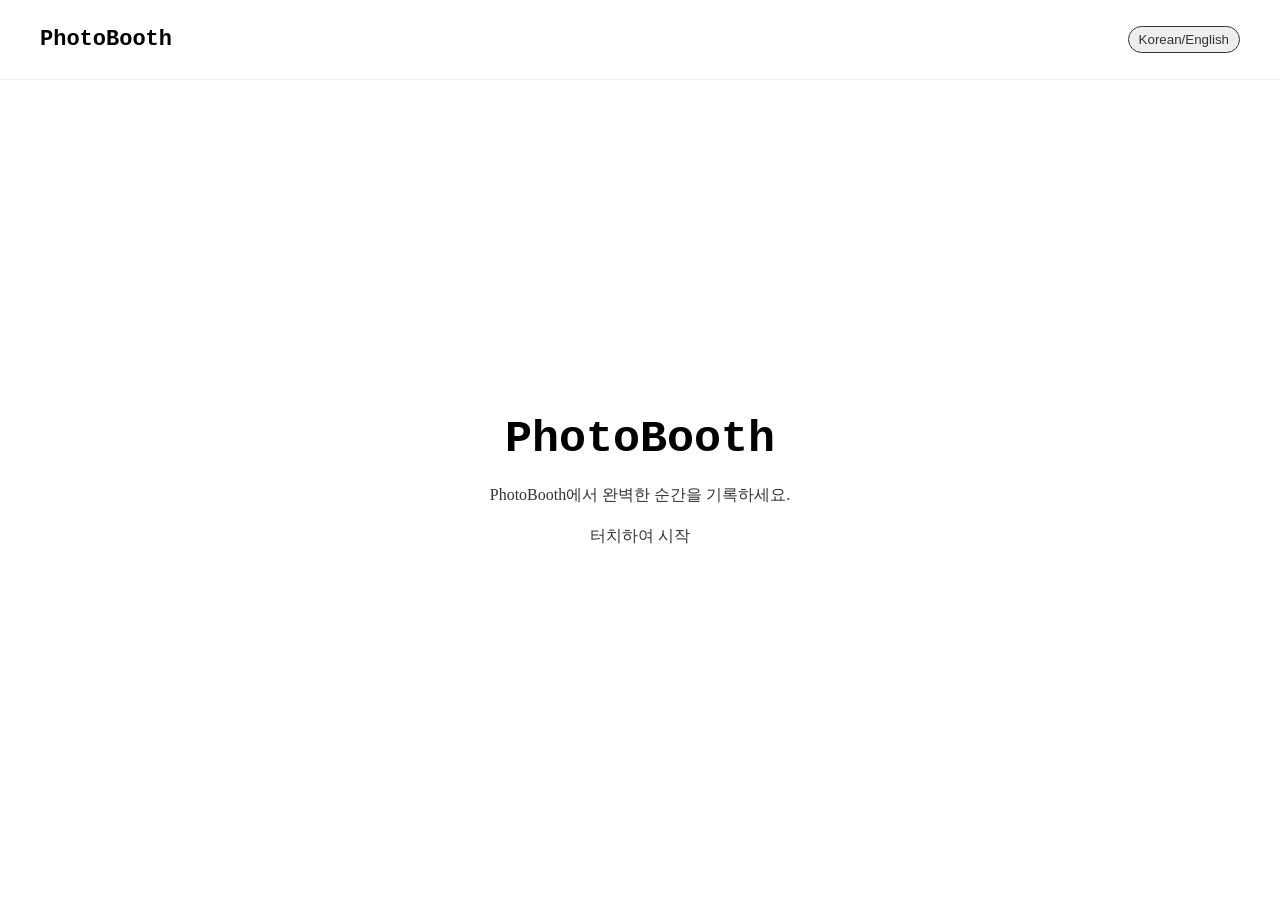
<file: module-a/index.html>
<!DOCTYPE html>
<html lang="en">

<head>
  <meta charset="UTF-8">
  <meta name="viewport" content="width=device-width, initial-scale=1.0">
  <title>PhotoBooth</title>
  <link rel="stylesheet" href="./style/style.css">
</head>

<body>
  <header>
    <div class="header-content">
      <a href="./index.html"><h3>PhotoBooth</h3></a>
      <button class="language-btn">한/영 전환</button>
    </div>
  </header>
  <a href="./frame.html" class="start-scene">
    <div class="inner-content">
      <h1>PhotoBooth</h1>
      <p class="kr">PhotoBooth에서 완벽한 순간을 기록하세요.</p>
      <p class="en">Capture perfect moments at PhotoBooth.</p>
      <p class="kr start-link">터치하여 시작</p>
      <p class="en start-link">Touch to Start</p>
    </div>
  </a>
  <script src="./script/init.js"></script>
</body>

</html>
</file>
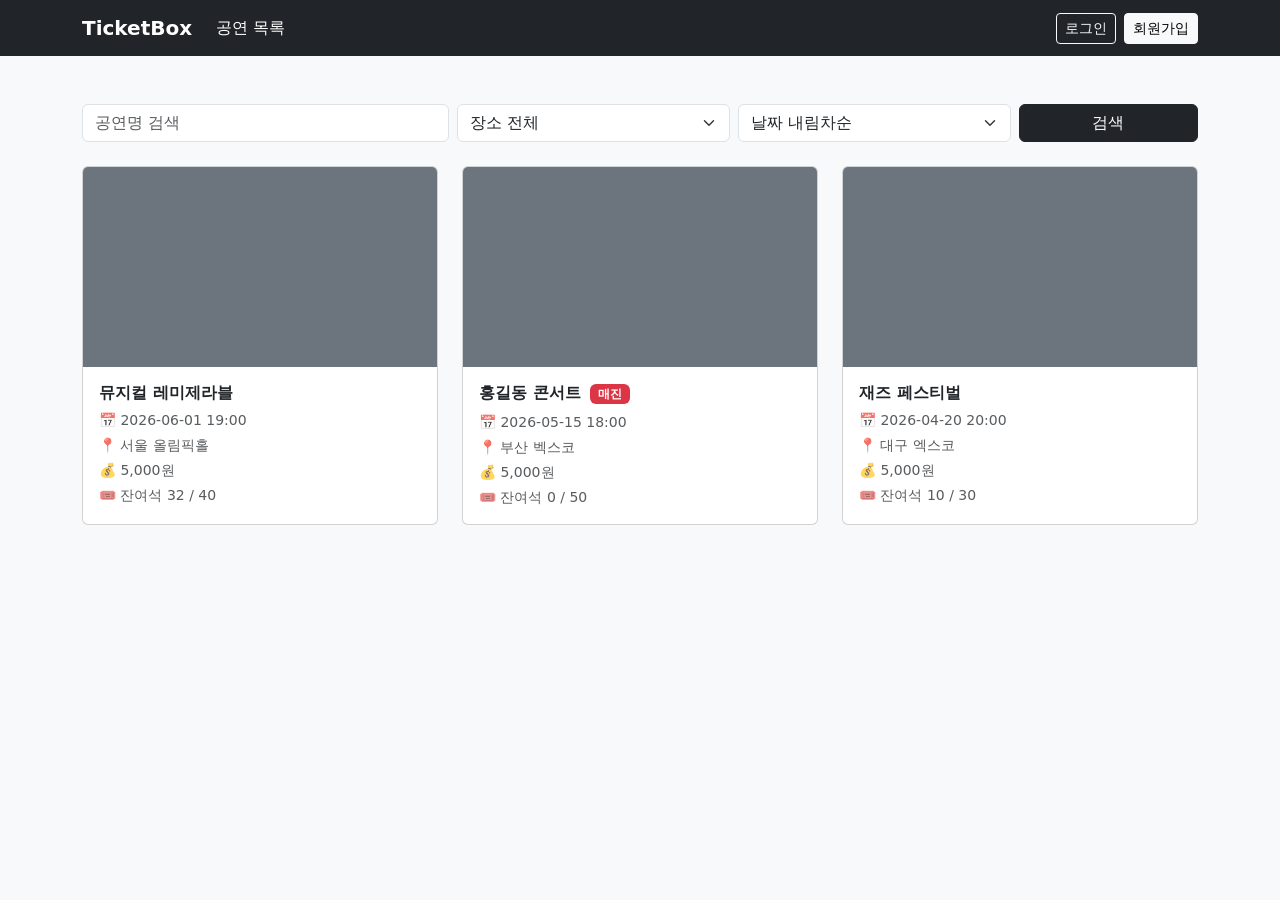
<file: module-b/layout/index.html>
<!DOCTYPE html>
<html lang="ko">
<head>
  <meta charset="UTF-8">
  <meta name="viewport" content="width=device-width, initial-scale=1.0">
  <title>공연 목록 - TicketBox</title>
  <link href="./bootstrap.min.css" rel="stylesheet">
</head>
<body class="bg-light">

  <!-- NAV : include nav.php -->
  <nav class="navbar navbar-expand-lg navbar-dark bg-dark">
    <div class="container">
      <a class="navbar-brand fw-bold" href="index.html">TicketBox</a>
      <ul class="navbar-nav me-auto">
        <li class="nav-item">
          <a class="nav-link active" href="index.html">공연 목록</a>
        </li>
        <!-- 로그인 상태에서만 표시
        <li class="nav-item">
          <a class="nav-link" href="bookings.html">예매 내역</a>
        </li>
        -->
      </ul>
      <div class="d-flex gap-2">
        <!-- 비로그인 -->
        <a href="login.html" class="btn btn-outline-light btn-sm">로그인</a>
        <a href="register.html" class="btn btn-light btn-sm">회원가입</a>
        <!-- 로그인 상태
        <span class="navbar-text text-white me-2">홍길동</span>
        <button class="btn btn-outline-light btn-sm">로그아웃</button>
        -->
      </div>
    </div>
  </nav>
  <!-- END NAV -->

  <div class="container py-5">
    <!-- 검색/필터/정렬 -->
    <div class="row g-2 mb-4">
      <div class="col-md-4">
        <input type="text" class="form-control" placeholder="공연명 검색">
      </div>
      <div class="col-md-3">
        <select class="form-select">
          <option value="">장소 전체</option>
          <option>서울</option>
          <option>부산</option>
          <option>대구</option>
        </select>
      </div>
      <div class="col-md-3">
        <select class="form-select">
          <option value="desc" selected>날짜 내림차순</option>
          <option value="asc">날짜 오름차순</option>
        </select>
      </div>
      <div class="col-md-2">
        <button class="btn btn-dark w-100">검색</button>
      </div>
    </div>

    <!-- 공연 목록 -->
    <div class="row g-4">

      <!-- 공연 카드 반복 -->
      <div class="col-md-4">
        <a href="detail.html" class="text-decoration-none text-dark">
          <div class="card h-100">
            <div class="card-img-top bg-secondary" style="height:200px;"></div>
            <div class="card-body">
              <h6 class="card-title fw-bold">뮤지컬 레미제라블</h6>
              <p class="card-text small text-muted mb-1">📅 2026-06-01 19:00</p>
              <p class="card-text small text-muted mb-1">📍 서울 올림픽홀</p>
              <p class="card-text small text-muted mb-1">💰 5,000원</p>
              <p class="card-text small text-muted">🎟 잔여석 32 / 40</p>
            </div>
          </div>
        </a>
      </div>

      <!-- 매진 공연 예시 -->
      <div class="col-md-4">
        <a href="detail.html" class="text-decoration-none text-dark">
          <div class="card h-100">
            <div class="card-img-top bg-secondary" style="height:200px;"></div>
            <div class="card-body">
              <h6 class="card-title fw-bold">홍길동 콘서트 <span class="badge bg-danger ms-1 small">매진</span></h6>
              <p class="card-text small text-muted mb-1">📅 2026-05-15 18:00</p>
              <p class="card-text small text-muted mb-1">📍 부산 벡스코</p>
              <p class="card-text small text-muted mb-1">💰 5,000원</p>
              <p class="card-text small text-muted">🎟 잔여석 0 / 50</p>
            </div>
          </div>
        </a>
      </div>

      <div class="col-md-4">
        <a href="detail.html" class="text-decoration-none text-dark">
          <div class="card h-100">
            <div class="card-img-top bg-secondary" style="height:200px;"></div>
            <div class="card-body">
              <h6 class="card-title fw-bold">재즈 페스티벌</h6>
              <p class="card-text small text-muted mb-1">📅 2026-04-20 20:00</p>
              <p class="card-text small text-muted mb-1">📍 대구 엑스코</p>
              <p class="card-text small text-muted mb-1">💰 5,000원</p>
              <p class="card-text small text-muted">🎟 잔여석 10 / 30</p>
            </div>
          </div>
        </a>
      </div>
      <!-- // 공연 카드 반복 -->

    </div>
  </div>

  <script src="./bootstrap.bundle.min.js"></script>
</body>
</html>
</file>
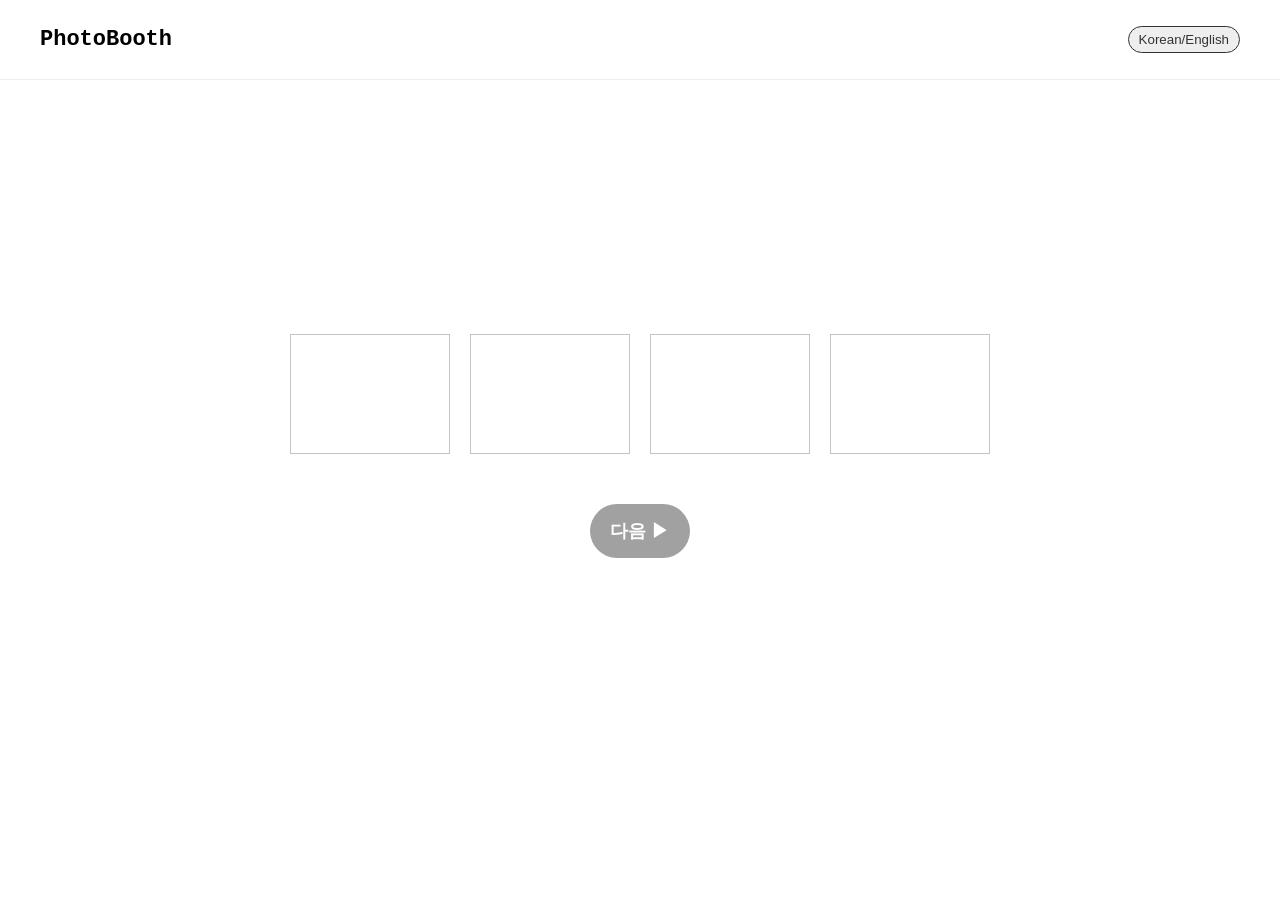
<file: module-a/edit.html>
<!DOCTYPE html>
<html lang="en">

<head>
  <meta charset="UTF-8">
  <meta name="viewport" content="width=device-width, initial-scale=1.0">
  <title>편집 화면</title>
  <link rel="stylesheet" href="./style/style.css">
</head>

<body>
  <header>
    <div class="header-content">
      <a href="./index.html">
        <h3>PhotoBooth</h3>
      </a>
      <button class="language-btn">한/영 전환</button>
    </div>
  </header>

  <main class="edit-scene">
    <div class="inner-content">
      <div class="canvas-frame">
        <div class="sticker-layer"></div>
        <canvas></canvas>
      </div>
      <div class="shoot-grid p1">
        <div class="shoot"></div>
        <div class="shoot"></div>
        <div class="shoot"></div>
        <div class="shoot"></div>
      </div>
      <div class="filter-content p2">
        <button class="active" onclick="setFilter('none', this)"><span class="kr">기본</span><span
            class="en">Default</span></button>
        <button onclick="setFilter('grayscale(100%)', this)"><span class="kr">흑백</span><span
            class="en">B&W</span></button>
      </div>
      <div class="p3 sticker-content">
        <div class="sticker-list">
          <img src="./asset/sticker_01.png" onclick="selectSticker(this)">
          <img src="./asset/sticker_02.png" onclick="selectSticker(this)">
          <img src="./asset/sticker_03.png" onclick="selectSticker(this)">
          <img src="./asset/sticker_04.png" onclick="selectSticker(this)">
          <div class="size-row">
            <span><span class="kr">크기</span><span class="en">size</span></span>
            <input type="range" min="50" max="300" value="100" oninput="resizeSticker(this.value)">
          </div>
        </div>
      </div>
      <div class="result-scene p4">
        <div class="btn-box">
          <div class="btns">
            <button onclick="downloadImg('jpg')"><span class="kr">JPG 다운로드</span><span class="en">Download JPG</span></button>
          <button onclick="downloadImg('png')"><span class="kr">PNG 다운로드</span><span class="en">Download PNG</span></button>
          </div>
          <button onclick="location.href='./index.html'"><span class="kr">홈으로</span><span class="en">Home</span></button>
        </div>
      </div>
      <button class="next-btn" onclick="nextStep()" disabled><span class="kr">다음 ▶</span><span class="en">Next
          ▶</span></button>
    </div>
  </main>

  <script src="./script/init.js"></script>
  <script src="./script/edit.js"></script>
</body>

</html>
</file>
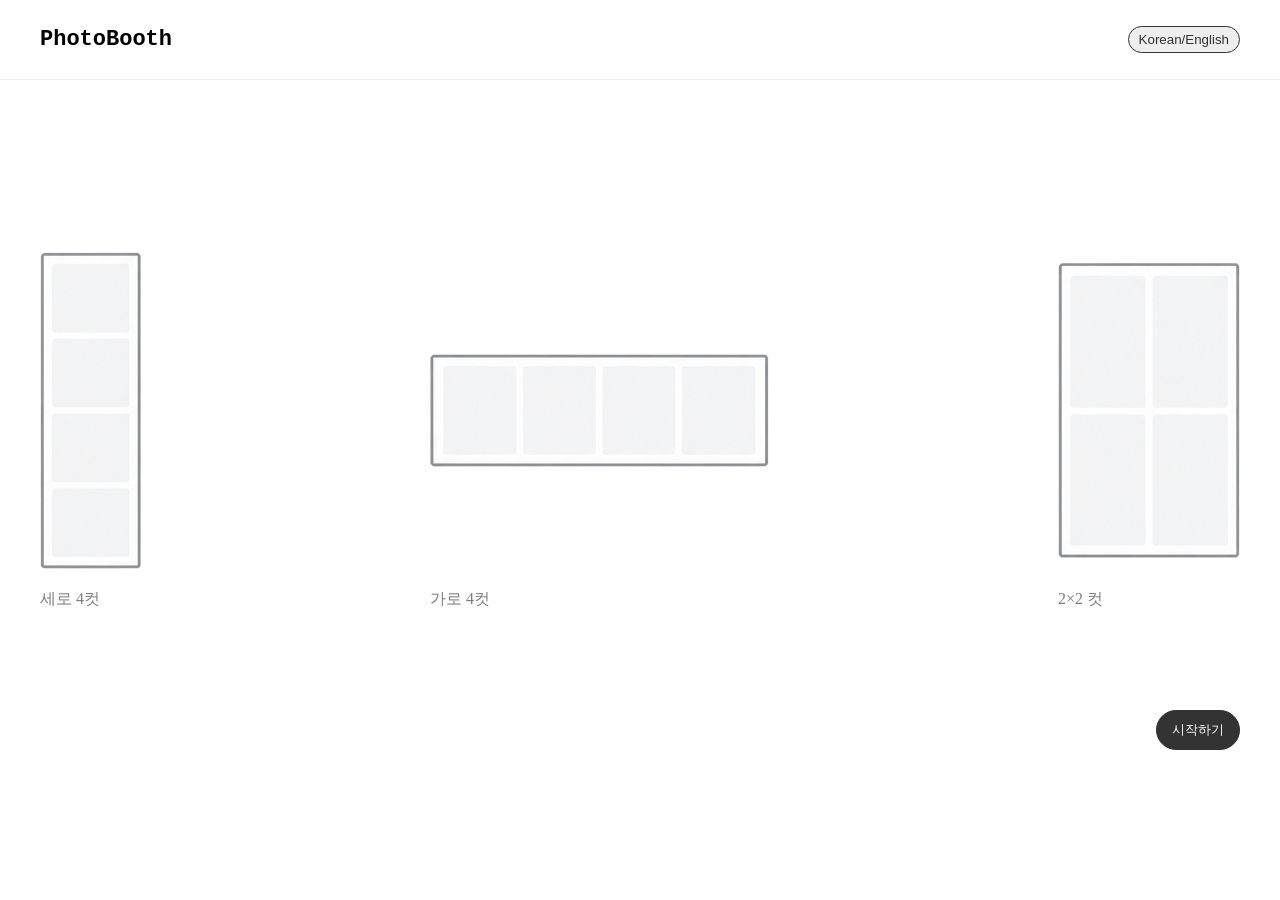
<file: module-a/frame.html>
<!DOCTYPE html>
<html lang="en">

<head>
  <meta charset="UTF-8">
  <meta name="viewport" content="width=device-width, initial-scale=1.0">
  <title>프레임 선택</title>
  <link rel="stylesheet" href="./style/style.css">
</head>

<body>
  <header>
    <div class="header-content">
      <a href="./index.html"><h3>PhotoBooth</h3></a>
      <button class="language-btn">한/영 전환</button>
    </div>
  </header>
  <main class="frame-scene">
    <div class="inner-content">
      <div class="card-content">
        <div class="card" data-frame="1">
          <img src="./asset/frame_icon_01.png">
          <p><span class="kr">세로 4컷</span><span class="en">Vertical 4-panel strip</span></p>
        </div>
        <div class="card" data-frame="2">
          <img src="./asset/frame_icon_02.png">
          <p><span class="kr">가로 4컷</span><span class="en">Horizontal 4-panel strip</span></p>
        </div>
        <div class="card" data-frame="3">
          <img src="./asset/frame_icon_03.png">
          <p><span class="kr">2×2 컷</span><span class="en">2×2 panel grid</span></p>
        </div>
      </div>
      <div class="btn-content">
        <button class="start-btn">시작하기</button>
      </div>
    </div>
  </main>
  <script src="./script/init.js"></script>
  <script src="./script/frame.js"></script>
</body>

</html>
</file>
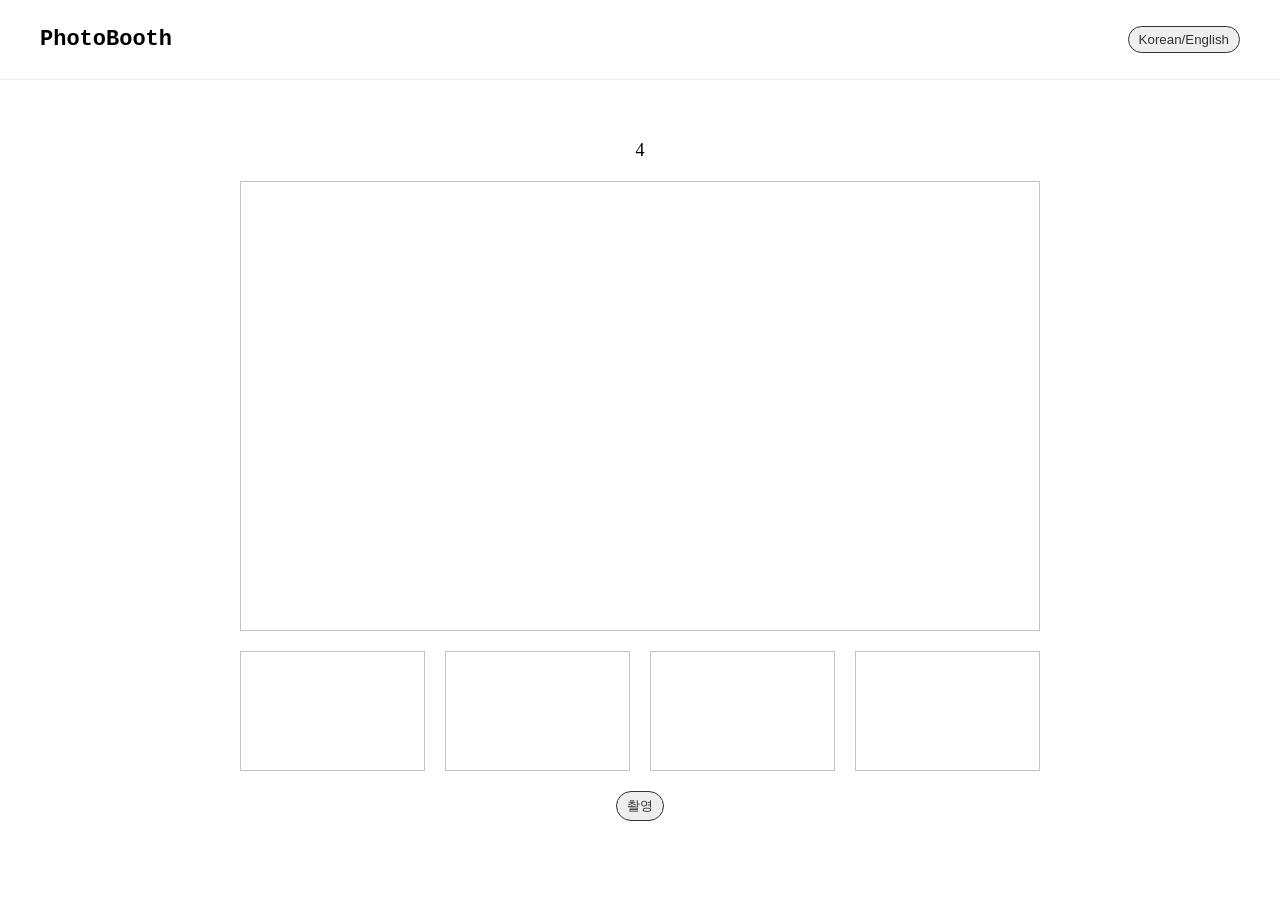
<file: module-a/shoot.html>
<!DOCTYPE html>
<html lang="en">
<head>
  <meta charset="UTF-8">
  <meta name="viewport" content="width=device-width, initial-scale=1.0">
  <title>촬영 화면</title>
  <link rel="stylesheet" href="./style/style.css">
</head>
<body>
    <header>
    <div class="header-content">
      <a href="./index.html"><h3>PhotoBooth</h3></a>
      <button class="language-btn">한/영 전환</button>
    </div>
  </header>
  <div class="flash"></div>
  <main class="shoot-scene">
    <div class="inner-content">
      <div class="timer-content">5</div>
      <div class="shoot-content"></div>
      <div class="shoot-grid">
        <div class="shoot"></div>
        <div class="shoot"></div>
        <div class="shoot"></div>
        <div class="shoot"></div>
      </div>
      <button class="shoot-btn"><span class="kr">촬영</span><span class="en">shoot</span></button>
    </div>
  </main>
  <script src="./script/init.js"></script>
  <script src="./script/shoot.js"></script>
</body>
</html>
</file>
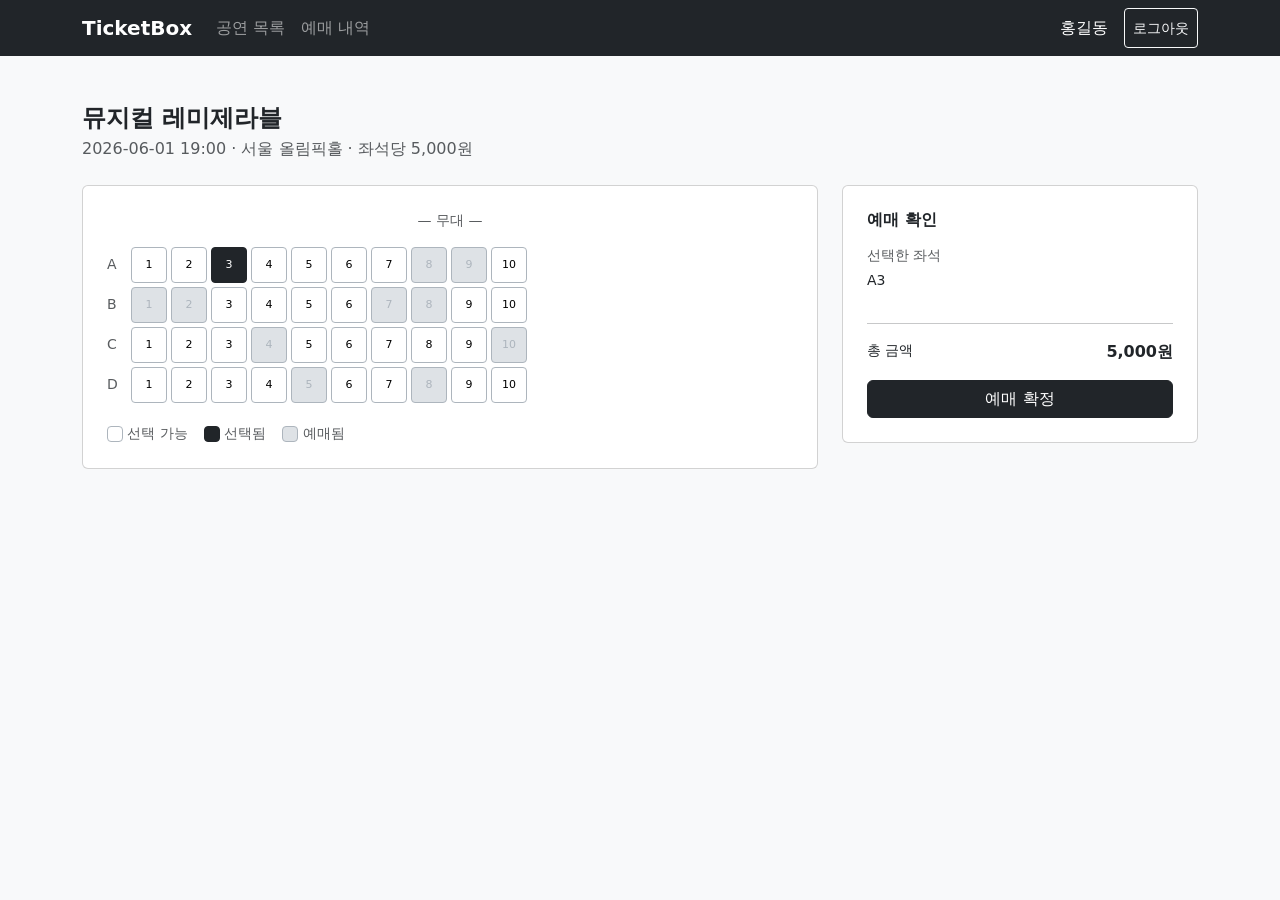
<file: module-b/layout/booking.html>
<!DOCTYPE html>
<html lang="ko">
<head>
  <meta charset="UTF-8">
  <meta name="viewport" content="width=device-width, initial-scale=1.0">
  <title>티켓 예매 - TicketBox</title>
  <link href="./bootstrap.min.css" rel="stylesheet">
  <style>
    .seat { width: 36px; height: 36px; border: 1px solid #adb5bd; background: #fff; cursor: pointer; font-size: 11px; border-radius: 4px; }
    .seat.selected { background: #212529; color: #fff; border-color: #212529; }
    .seat.booked { background: #dee2e6; color: #adb5bd; cursor: not-allowed; }
  </style>
</head>
<body class="bg-light">

  <!-- NAV : include nav.php -->
  <nav class="navbar navbar-expand-lg navbar-dark bg-dark">
    <div class="container">
      <a class="navbar-brand fw-bold" href="index.html">TicketBox</a>
      <ul class="navbar-nav me-auto">
        <li class="nav-item">
          <a class="nav-link" href="index.html">공연 목록</a>
        </li>
        <li class="nav-item">
          <a class="nav-link" href="bookings.html">예매 내역</a>
        </li>
      </ul>
      <div class="d-flex gap-2">
        <span class="navbar-text text-white me-2">홍길동</span>
        <button class="btn btn-outline-light btn-sm">로그아웃</button>
      </div>
    </div>
  </nav>
  <!-- END NAV -->

  <div class="container py-5">
    <h4 class="fw-bold mb-1">뮤지컬 레미제라블</h4>
    <p class="text-muted mb-4">2026-06-01 19:00 · 서울 올림픽홀 · 좌석당 5,000원</p>

    <div class="row g-4">
      <!-- 좌석 배치도 -->
      <div class="col-md-8">
        <div class="card p-4">
          <p class="text-center text-muted small mb-3">— 무대 —</p>

          <!-- 좌석 행 반복 -->
          <div class="d-flex align-items-center gap-1 mb-1">
            <span class="text-muted small me-1" style="width:16px;">A</span>
            <button class="seat">1</button>
            <button class="seat">2</button>
            <button class="seat selected">3</button>
            <button class="seat">4</button>
            <button class="seat">5</button>
            <button class="seat">6</button>
            <button class="seat">7</button>
            <button class="seat booked">8</button>
            <button class="seat booked">9</button>
            <button class="seat">10</button>
          </div>
          <div class="d-flex align-items-center gap-1 mb-1">
            <span class="text-muted small me-1" style="width:16px;">B</span>
            <button class="seat booked">1</button>
            <button class="seat booked">2</button>
            <button class="seat">3</button>
            <button class="seat">4</button>
            <button class="seat">5</button>
            <button class="seat">6</button>
            <button class="seat booked">7</button>
            <button class="seat booked">8</button>
            <button class="seat">9</button>
            <button class="seat">10</button>
          </div>
          <div class="d-flex align-items-center gap-1 mb-1">
            <span class="text-muted small me-1" style="width:16px;">C</span>
            <button class="seat">1</button>
            <button class="seat">2</button>
            <button class="seat">3</button>
            <button class="seat booked">4</button>
            <button class="seat">5</button>
            <button class="seat">6</button>
            <button class="seat">7</button>
            <button class="seat">8</button>
            <button class="seat">9</button>
            <button class="seat booked">10</button>
          </div>
          <div class="d-flex align-items-center gap-1 mb-1">
            <span class="text-muted small me-1" style="width:16px;">D</span>
            <button class="seat">1</button>
            <button class="seat">2</button>
            <button class="seat">3</button>
            <button class="seat">4</button>
            <button class="seat booked">5</button>
            <button class="seat">6</button>
            <button class="seat">7</button>
            <button class="seat booked">8</button>
            <button class="seat">9</button>
            <button class="seat">10</button>
          </div>
          <!-- // 좌석 행 반복 -->

          <!-- 범례 -->
          <div class="d-flex gap-3 mt-3 small text-muted">
            <span><span class="seat d-inline-block" style="width:16px;height:16px;vertical-align:middle;"></span> 선택 가능</span>
            <span><span class="seat selected d-inline-block" style="width:16px;height:16px;vertical-align:middle;"></span> 선택됨</span>
            <span><span class="seat booked d-inline-block" style="width:16px;height:16px;vertical-align:middle;"></span> 예매됨</span>
          </div>
        </div>
      </div>

      <!-- 예매 확인 -->
      <div class="col-md-4">
        <div class="card p-4">
          <h6 class="fw-bold mb-3">예매 확인</h6>
          <p class="small text-muted mb-1">선택한 좌석</p>
          <div class="mb-3 small">A3</div>
          <hr>
          <div class="d-flex justify-content-between mb-3">
            <span class="small">총 금액</span>
            <span class="fw-bold">5,000원</span>
          </div>
          <button class="btn btn-dark w-100">예매 확정</button>
          <!-- 좌석 미선택 시
          <button class="btn btn-dark w-100" disabled>예매 확정</button>
          -->
        </div>
      </div>
    </div>
  </div>

  <script src="./bootstrap.bundle.min.js"></script>
</body>
</html>
</file>
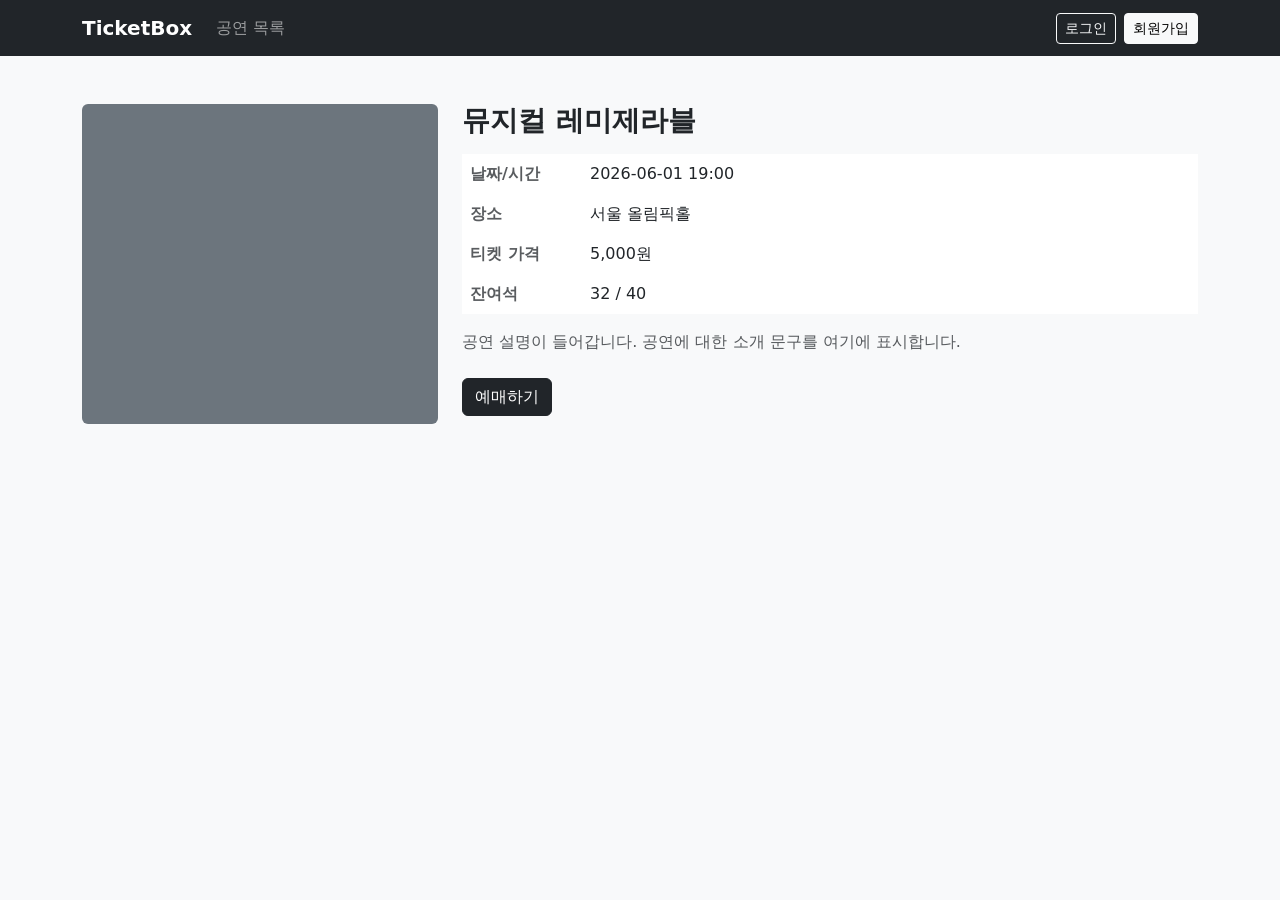
<file: module-b/layout/detail.html>
<!DOCTYPE html>
<html lang="ko">
<head>
  <meta charset="UTF-8">
  <meta name="viewport" content="width=device-width, initial-scale=1.0">
  <title>공연 상세 - TicketBox</title>
  <link href="./bootstrap.min.css" rel="stylesheet">
</head>
<body class="bg-light">

  <!-- NAV : include nav.php -->
  <nav class="navbar navbar-expand-lg navbar-dark bg-dark">
    <div class="container">
      <a class="navbar-brand fw-bold" href="index.html">TicketBox</a>
      <ul class="navbar-nav me-auto">
        <li class="nav-item">
          <a class="nav-link" href="index.html">공연 목록</a>
        </li>
        <!-- 로그인 상태에서만 표시
        <li class="nav-item">
          <a class="nav-link" href="bookings.html">예매 내역</a>
        </li>
        -->
      </ul>
      <div class="d-flex gap-2">
        <!-- 비로그인 -->
        <a href="login.html" class="btn btn-outline-light btn-sm">로그인</a>
        <a href="register.html" class="btn btn-light btn-sm">회원가입</a>
        <!-- 로그인 상태
        <span class="navbar-text text-white me-2">홍길동</span>
        <button class="btn btn-outline-light btn-sm">로그아웃</button>
        -->
      </div>
    </div>
  </nav>
  <!-- END NAV -->

  <div class="container py-5">
    <div class="row g-4">
      <!-- 포스터 -->
      <div class="col-md-4">
        <div class="bg-secondary rounded" style="width:100%; height:320px;"></div>
      </div>
      <!-- 공연 정보 -->
      <div class="col-md-8">
        <h3 class="fw-bold mb-3">뮤지컬 레미제라블</h3>
        <table class="table table-borderless">
          <tbody>
            <tr>
              <th class="text-muted" style="width:120px;">날짜/시간</th>
              <td>2026-06-01 19:00</td>
            </tr>
            <tr>
              <th class="text-muted">장소</th>
              <td>서울 올림픽홀</td>
            </tr>
            <tr>
              <th class="text-muted">티켓 가격</th>
              <td>5,000원</td>
            </tr>
            <tr>
              <th class="text-muted">잔여석</th>
              <td>32 / 40</td>
            </tr>
          </tbody>
        </table>
        <p class="text-muted">공연 설명이 들어갑니다. 공연에 대한 소개 문구를 여기에 표시합니다.</p>
        <a href="booking.html" class="btn btn-dark mt-2">예매하기</a>
        <!-- 매진 시
        <button class="btn btn-secondary mt-2" disabled>매진</button>
        -->
      </div>
    </div>
  </div>

  <script src="./bootstrap.bundle.min.js"></script>
</body>
</html>
</file>
<file: module-a/style/style.css>
* {margin: 0;padding: 0;list-style: none;text-decoration: none;color: inherit;box-sizing: border-box;}
img {object-fit: cover;}

.kr {display: flex;}
.en {display: none;}
header { width: 100%;height: 80px;display: flex; justify-content: center;align-items: center;border-bottom: 1px solid #eee;}
header h3 {font-family: 'Courier New', Courier, monospace;font-size: 22px;}
.header-content {width: 1200px;display: flex;align-items: center;justify-content: space-between;}
.inner-content {display: flex;flex-direction: column;align-items: center;justify-content: center;width: 1200px;}
button {cursor: pointer !important; padding: 5px 10px;border-radius: 30px;border: 1px solid #333;color: #333;background-color: #eee;}

/* 1. 시작 화면 */

.start-link {animation: startLink 1s infinite;}
@keyframes startLink { 0%, 100% {opacity: 1;} 50% {opacity: 0;} }
.start-scene {display: flex;justify-content: center;align-items: center;height: 800px;}
.start-scene > div {flex-direction: column;gap: 20px;}
.start-scene > div h1 { font-family: 'Courier New', Courier, monospace; font-size: 45px;}
.start-scene > div p {color: #333;}

/* 프레임 선택 화면 */

.frame-scene {display: flex;justify-content: center;align-items: center;height: 800px;}
.frame-scene > div {gap: 100px;}
.card-content .card {transition: .3s;cursor: pointer;opacity: 0.5;height: 400px;display: flex;flex-direction:column;justify-content: center;position: relative;}
.card-content .card p {position: absolute;bottom: 0;white-space: nowrap;}
.card-content .card.active {opacity: 1;}
.card-content {width: 100%;display: flex;justify-content: space-between; align-items: center;}
.btn-content {display: flex;width: 100%;justify-content: end;}
.start-btn {padding: 10px 15px;border-radius: 30px;border: 1px solid #333;color: #ffffff;background-color: #333;}
.start-btn.disabled {pointer-events: none;background-color: #c9c9c9;color: #333;}

/* 촬영 화면 */
.shoot-scene {display: flex;flex-direction: column;align-items: center;height: 800px;justify-content: center;}
.shoot-scene > div {gap: 20px;}
.shoot-content {width: 800px;height: 450px;border: 1px solid #c4c4c4;}
.shoot-grid {display: flex;width: 800px;justify-content: space-between;height: 120px;gap: 20px;}
.shoot-grid .shoot {border: 1px solid #c4c4c4;width: 100%;height: 100%;}
.shoot-grid .shoot img {width: 100%;height: 100%;}
.flash {display: none; width: 100%;height: 100%;position: fixed;top: 0;left: 0;background-color: rgb(255, 255, 255);z-index: 10;}
.flash.on {display: block;}
.shoot-scene .timer-content {font-size: 18px;}

/* 편집 화면 */

.edit-scene {margin: 50px 0; width: 100%;display: flex;justify-content: center;}
.edit-scene .inner-content {gap: 50px;flex-direction: column;align-items: center;justify-content: center;}
.edit-scene .shoot-grid {width: 700px;}
.canvas-frame {position: relative;}
.edit-scene .next-btn {background-color: black;color: white;font-weight: bold;padding: 15px 20px;font-size: 18px;}
.edit-scene .next-btn:disabled {background-color: #a1a1a1;color: white;border: 0;}
.edit-scene .shoot-grid .shoot {cursor: pointer;}

.edit-scene .filter-content {display: flex;gap: 15px;}
.edit-scene .filter-content button {padding: 10px 15px;}
.edit-scene .filter-content button.active {background-color: black;color: white;}
.edit-scene .p2, .edit-scene .p3, .edit-scene .p4 {display: none;}

.edit-scene .sticker-list {width: 700px;align-items: center; display: grid;gap: 50px;grid-template-columns: repeat(4, 1fr);}
.edit-scene .sticker-list img {user-select: none; width: 100%;cursor: pointer;}
.size-row { display: flex; align-items: center; gap: 12px; margin-top: 16px; white-space: nowrap; }
.size-row input { flex: 1; }
.sticker-layer { overflow: hidden; position: absolute; top: 0; left: 0; pointer-events: none; }
.placed {position: absolute;user-select: none;}
.btn-box {font-size: 17px;display: flex;flex-direction: column;gap: 15px;}
.btn-box > button {background-color: black;color: white;}
.btns {display: flex;gap: 15px;}
</file>
